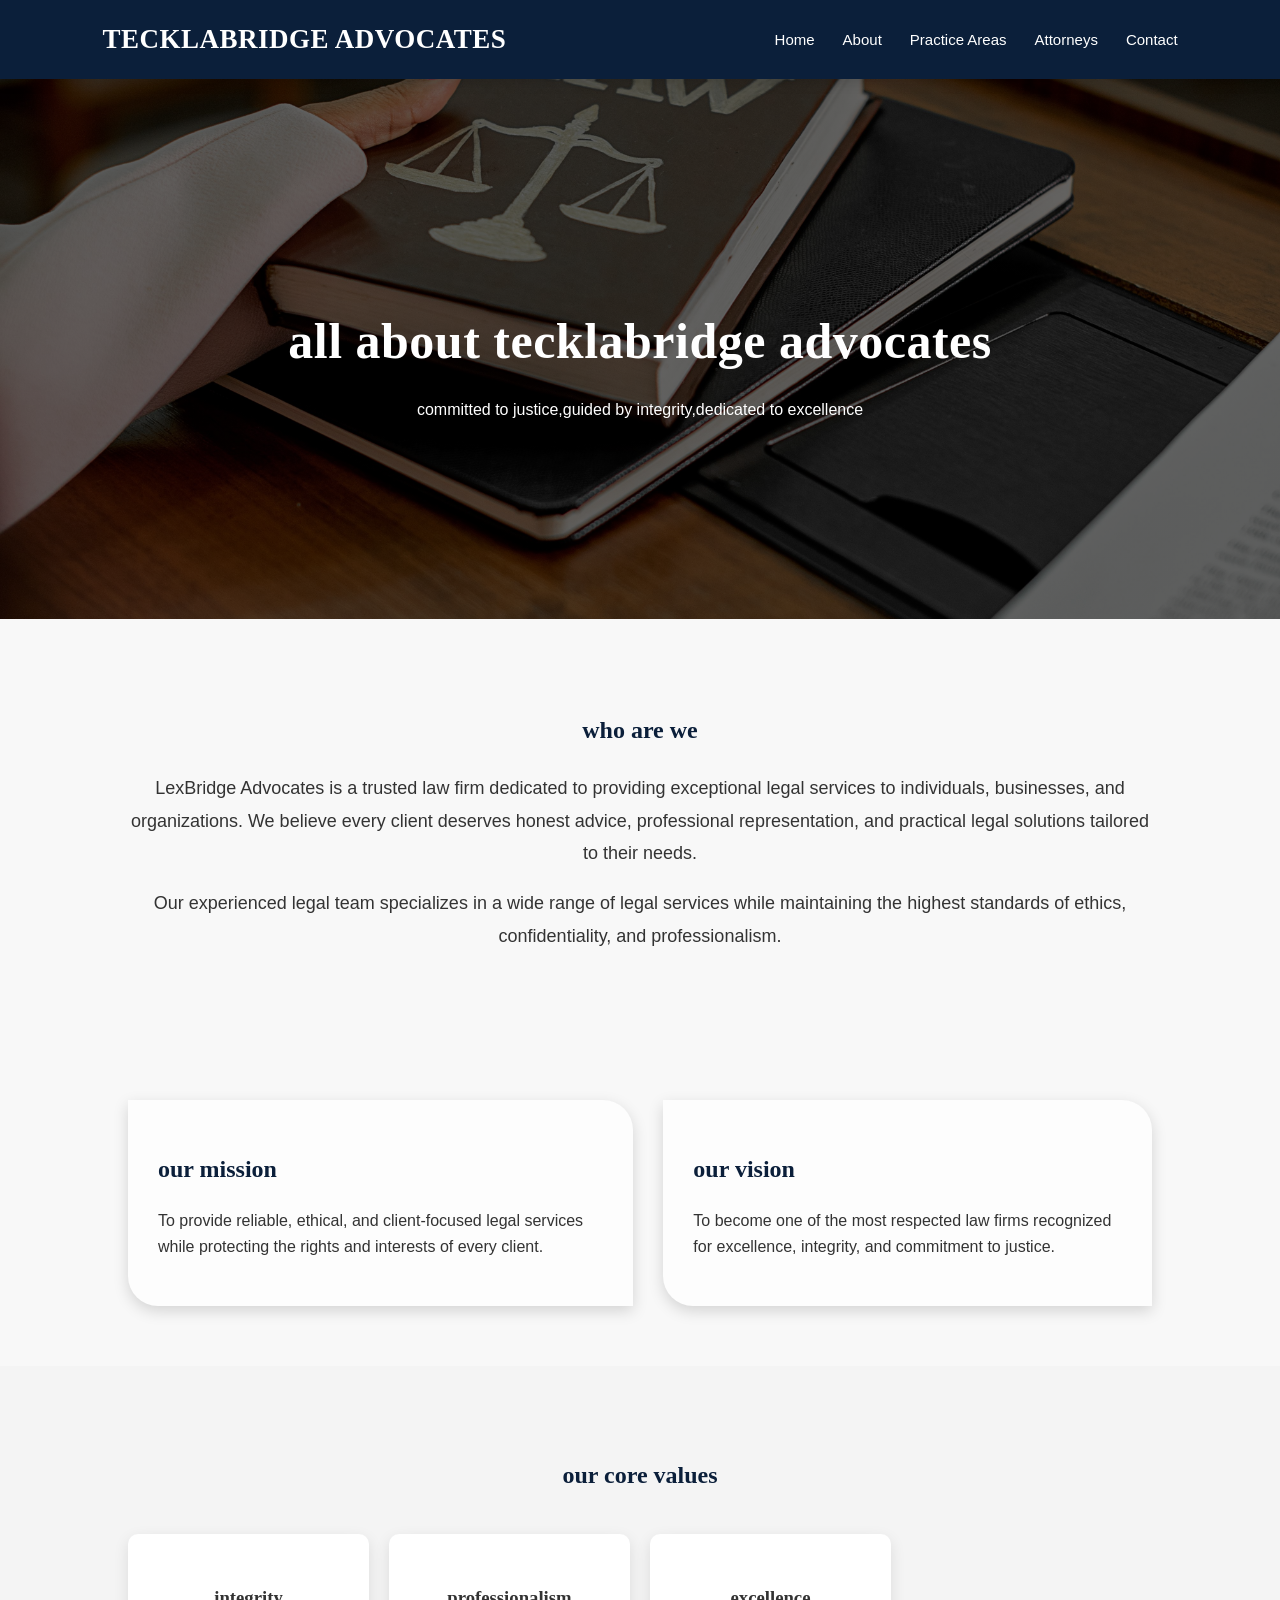
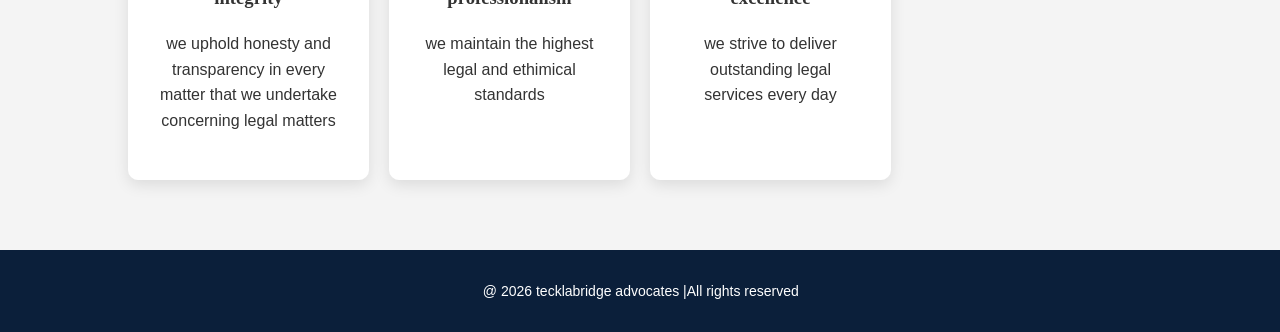
<file: about.html>
<!DOCTYPE html>
<html lang="en">
<head>
    <meta charset="UTF-8">
    <meta name="viewport" content="width=device-width, initial-scale=1.0">
    <title>Tecklabridge-advocates</title>
    <link rel="stylesheet" href="style.css">
</head>
<body>
    <nav>
        <div class="logo">
            TECKLABRIDGE ADVOCATES
        </div>
        <ul>

<li><a href="index.html">Home</a></li>
<li><a href="about.html">About</a></li>
<li><a href="practice.html">Practice Areas</a></li>
<li><a href="attorneys.html">Attorneys</a></li>
<li><a href="contact.html">Contact</a></li>

</ul>

        
    </nav>
    <section class="about-hero">
        <div class="about-text">
            <h1>all about tecklabridge advocates</h1>
            <p>committed to justice,guided by integrity,dedicated to excellence</p>
        </div>
    </section>
    <section class="about-section">
        <h2>who are we</h2>
        <p>LexBridge Advocates is a trusted law firm dedicated to providing exceptional legal services to individuals, businesses, and organizations. We believe every client deserves honest advice, professional representation, and practical legal solutions tailored to their needs.
       </p>
     <p>Our experienced legal team specializes in a wide range of legal services while maintaining the highest standards of ethics, confidentiality, and professionalism.
     </p>
    </section>
    <section class="mission-vision">
        <div class="box">
            <h2>our mission</h2>
            <p>To provide reliable, ethical, and client-focused legal services while protecting the rights and interests of every client.
</p>
        </div>
        <div class="box">
            <h2>our vision</h2>
            <p>To become one of the most respected law firms recognized for excellence, integrity, and commitment to justice.
</p>

        </div>
    </section>
    <section class="values">
        <h2>our core values</h2>
        <div class="value-container">
            <div class="value-card">
                <h3>integrity</h3>
                <p>we uphold honesty and transparency in every matter that we undertake concerning legal matters</p>
            </div>
            <div class="value-card">
                <h3>professionalism</h3>
                <p>we maintain the highest legal and ethimical standards</p>
            </div>
            <div class="value-card">
                <h3>excellence</h3>
                <p>we strive to deliver outstanding legal services every day</p>
            </div>
        </div>
    </section>
    <footer>
        <p>@ 2026 tecklabridge advocates |All rights reserved</p>
    </footer>
</body>
</html>
</file>
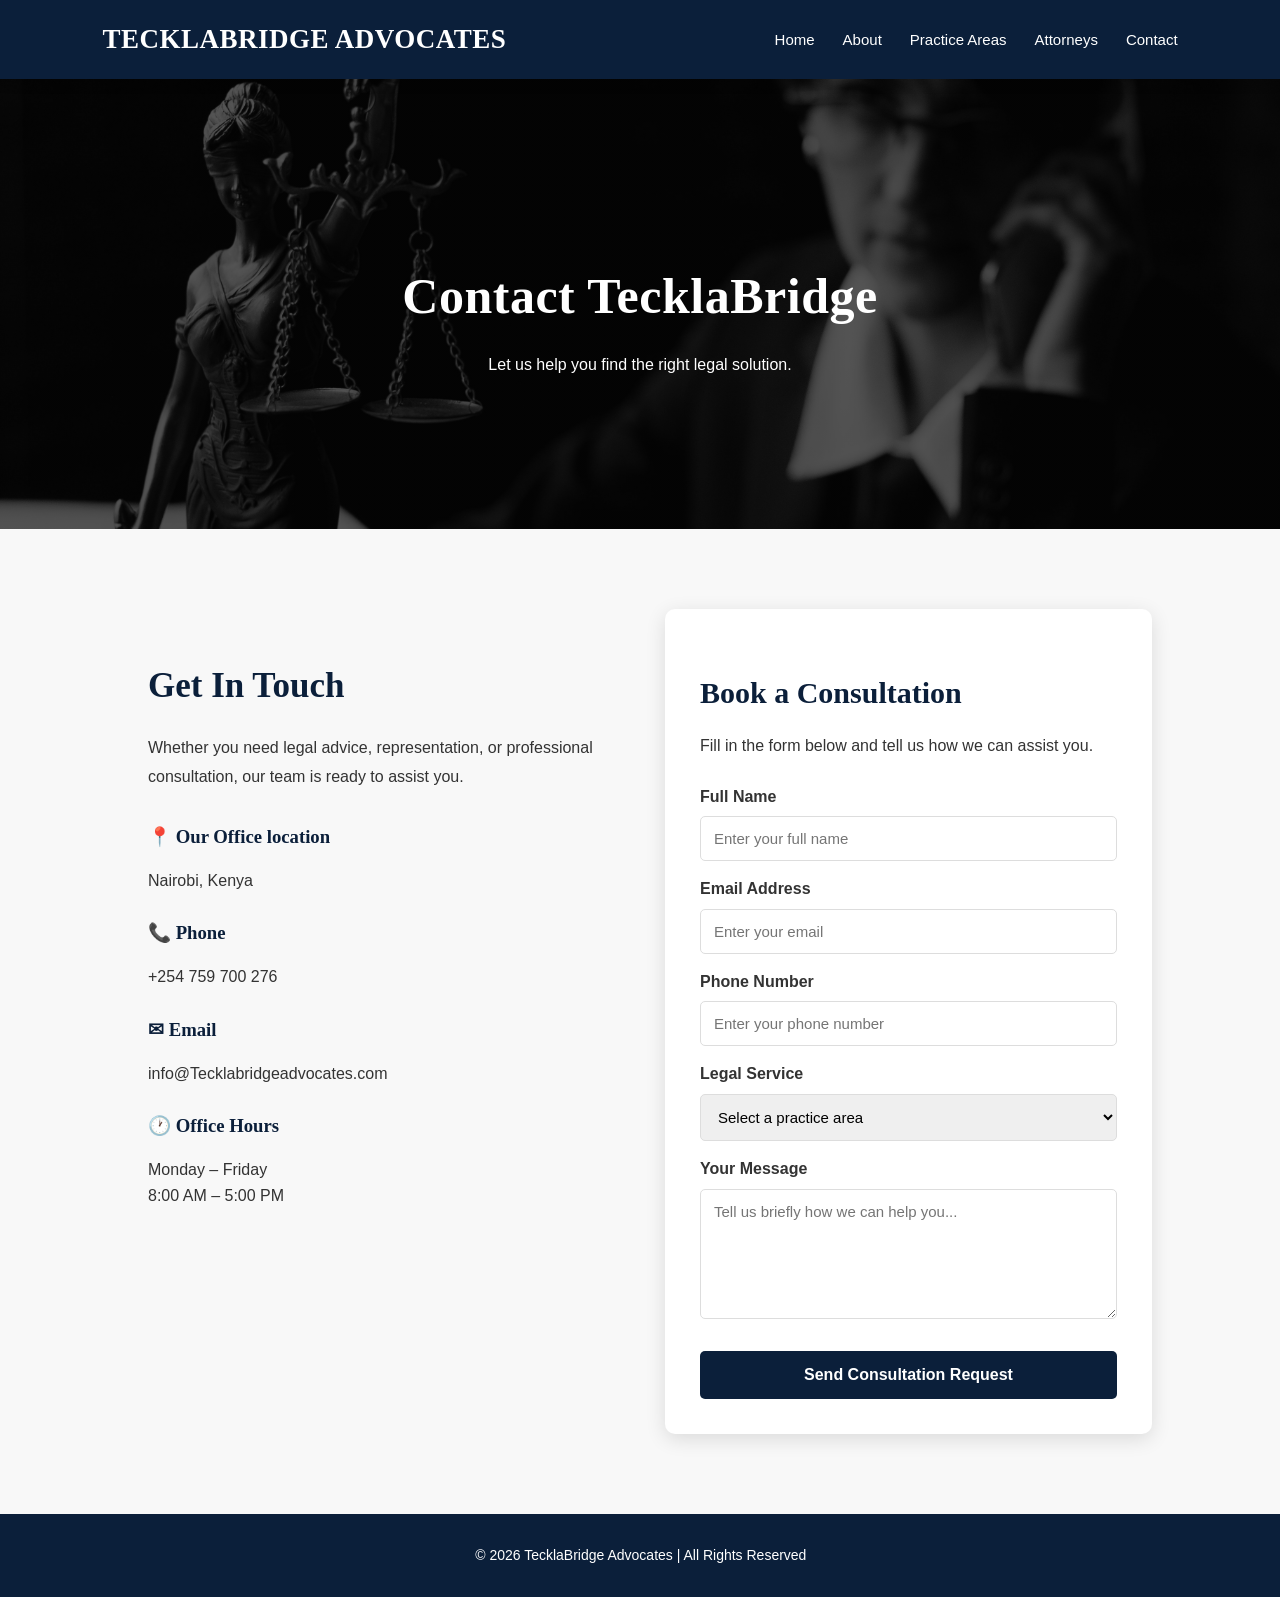
<file: contact.html>
<!DOCTYPE html>
<html lang="en">
<head>
    <meta charset="UTF-8">
    <meta name="viewport" content="width=device-width, initial-scale=1.0">
    <title>OUR CONTACTS</title>
    <link rel="stylesheet" href="style.css">
</head>
<body>
     <nav>

        <div class="logo">
            TECKLABRIDGE ADVOCATES
        </div>

        <ul>

            <li>
                <a href="index.html">Home</a>
            </li>

            <li>
                <a href="about.html">About</a>
            </li>

            <li>
                <a href="practice.html">Practice Areas</a>
            </li>

            <li>
                <a href="attorneys.html">Attorneys</a>
            </li>

            <li>
                <a href="contact.html">Contact</a>
            </li>

        </ul>

    </nav>


    <!-- CONTACT HERO -->

    <section class="contact-hero">

        <div class="hero-text">

            <h1>Contact TecklaBridge</h1>

            <p>
                Let us help you find the right legal solution.
            </p>

        </div>

    </section>


    <!-- CONTACT SECTION -->

    <section class="contact-section">


        <!-- CONTACT INFORMATION -->

        <div class="contact-info">

            <h2>Get In Touch</h2>

            <p>
                Whether you need legal advice, representation,
                or professional consultation, our team is ready
                to assist you.
            </p>


            <div class="contact-item">

                <h3>📍 Our Office location</h3>

                <p>
                    Nairobi, Kenya
                </p>

            </div>


            <div class="contact-item">

                <h3>📞 Phone</h3>

                <p>
                    +254 759 700 276
                </p>

            </div>


            <div class="contact-item">

                <h3>✉ Email</h3>

                <p>
                    info@Tecklabridgeadvocates.com
                </p>

            </div>


            <div class="contact-item">

                <h3>🕐 Office Hours</h3>

                <p>
                    Monday – Friday<br>
                    8:00 AM – 5:00 PM
                </p>

            </div>

        </div>


        <!-- CONSULTATION FORM -->

        <div class="contact-form">

            <h2>Book a Consultation</h2>

            <p>
                Fill in the form below and tell us how
                we can assist you.
            </p>


            <form>


                <label for="name">
                    Full Name
                </label>

                <input
                    type="text"
                    id="name"
                    placeholder="Enter your full name"
                    required
                >


                <label for="email">
                    Email Address
                </label>

                <input
                    type="email"
                    id="email"
                    placeholder="Enter your email"
                    required
                >


                <label for="phone">
                    Phone Number
                </label>

                <input
                    type="tel"
                    id="phone"
                    placeholder="Enter your phone number"
                >


                <label for="service">
                    Legal Service
                </label>

                <select id="service">

                    <option value="">
                        Select a practice area
                    </option>

                    <option>
                        Family Law
                    </option>

                    <option>
                        Criminal Law
                    </option>

                    <option>
                        Corporate Law
                    </option>

                    <option>
                        Property Law
                    </option>

                    <option>
                        Employment Law
                    </option>

                    <option>
                        Civil Litigation
                    </option>

                </select>


                <label for="message">
                    Your Message
                </label>

                <textarea
                    id="message"
                    rows="6"
                    placeholder="Tell us briefly how we can help you..."
                ></textarea>


                <button type="submit">
                    Send Consultation Request
                </button>


            </form>

        </div>

    </section>


    <!-- FOOTER -->

    <footer>

        <p>
            &copy; 2026 TecklaBridge Advocates |
            All Rights Reserved
        </p>

    </footer>


</body>
</html>
</file>
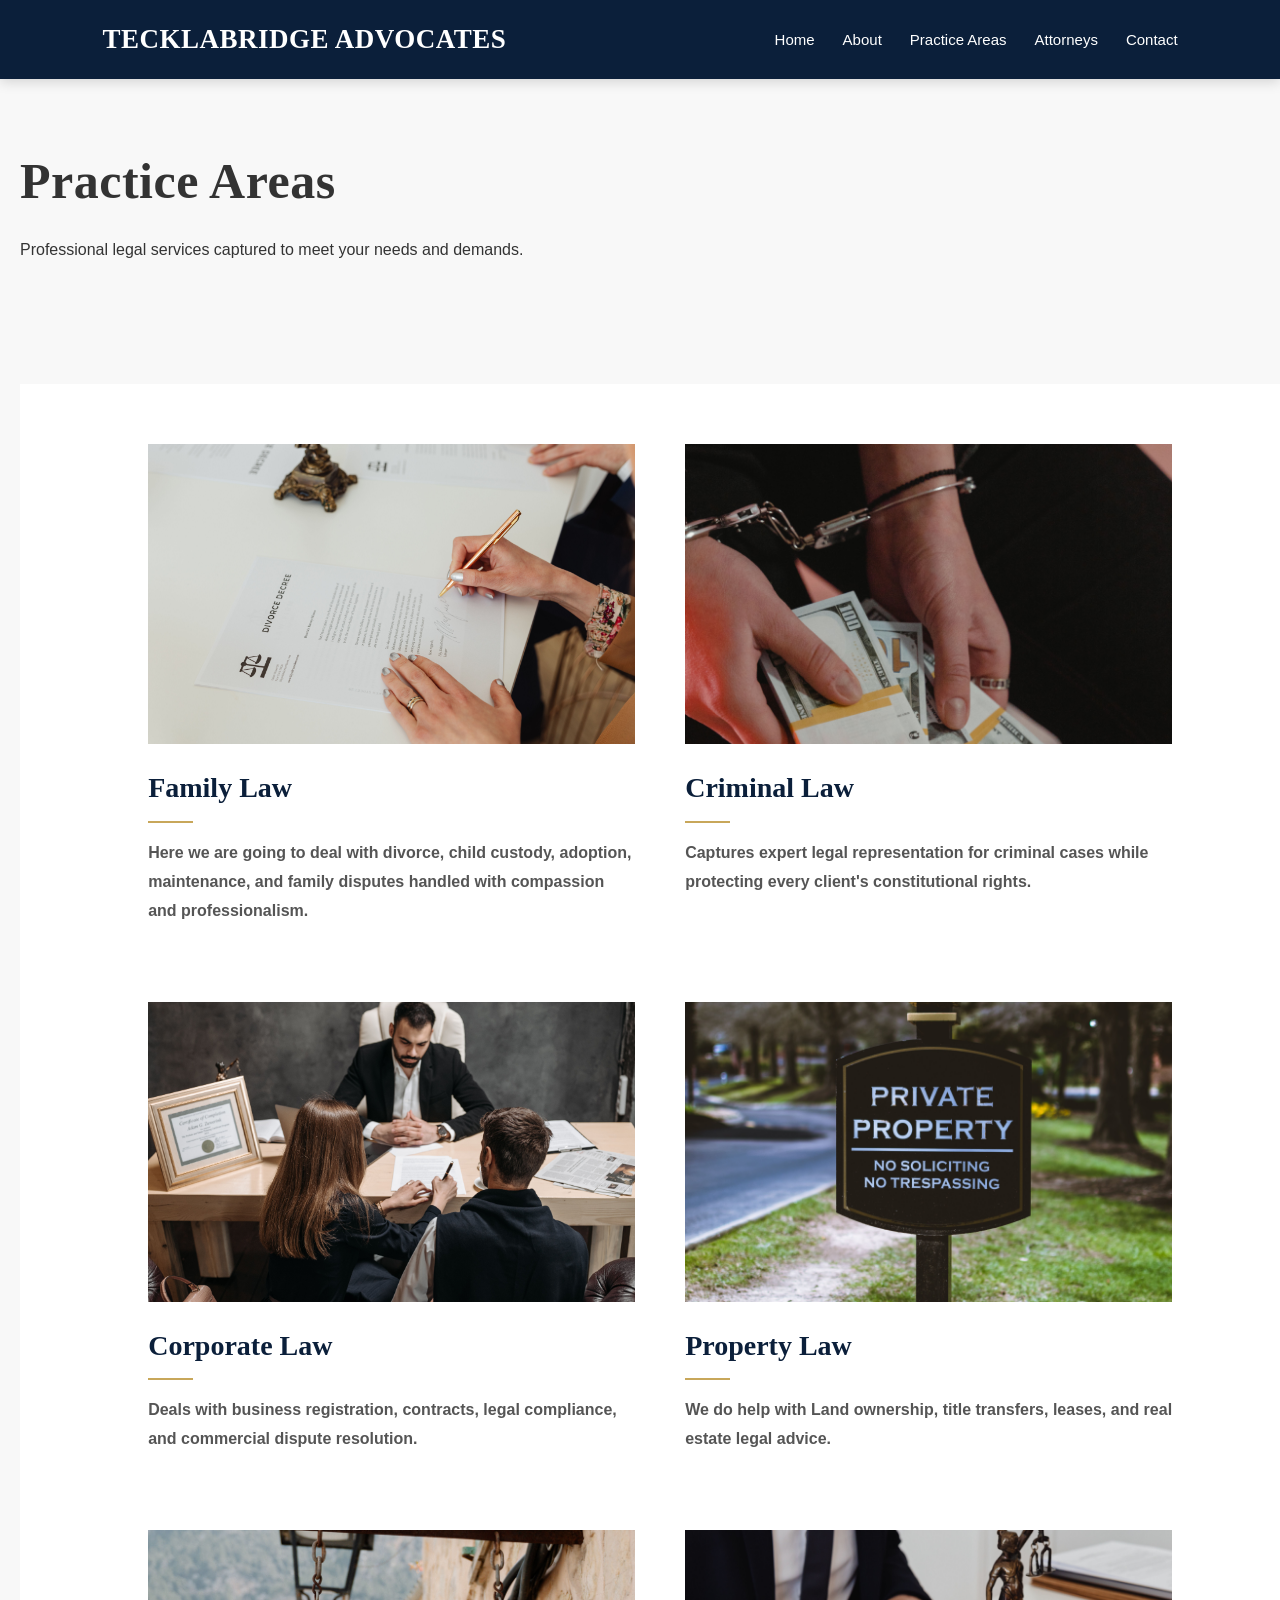
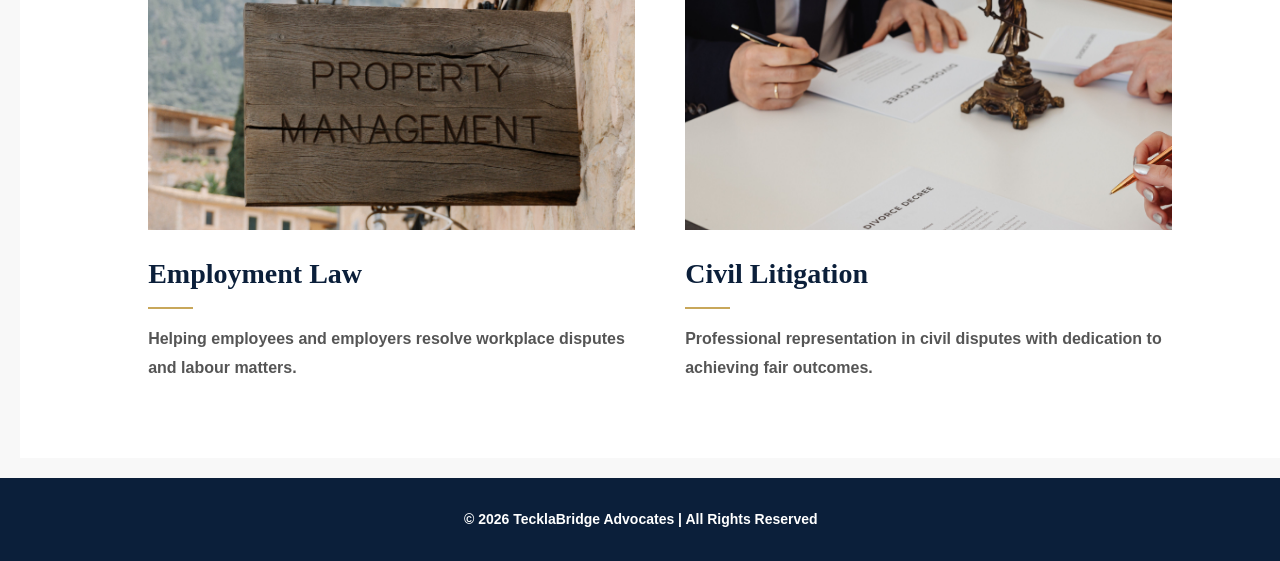
<file: practice.html>
<!DOCTYPE html>
<html lang="en">
<head>
    <meta charset="UTF-8">
    <meta name="viewport" content="width=\, initial-scale=1.0">
    <title>practice Areas</title>
    <link rel="stylesheet" href="style.css">
</head>
<body>
    <nav>
        <div class="logo">
            TECKLABRIDGE ADVOCATES
        </div>
        <ul>
        <li><a href="index.html">Home</a></li>
        <li><a href="about.html">About</a></li>
        <li><a href="practice.html">Practice Areas</a></li>
        <li><a href="attorneys.html">Attorneys</a></li>
        <li><a href="contact.html">Contact</a></li>
    </ul>
</nav>

<section class="practice-hero">
    <div class="hero-text">
        <h1>Practice Areas</h1>
        <p>Professional legal services captured to meet your needs and demands.</p>
         <a href="contact.html" class="learn-button">
        
    
    </div>
</section>

<section class="practice-section">

    <div class="practice-item">
        <img src="images2/pexels-karola-g-7876053.jpg" alt="Family law">
        <h2>Family Law</h2>
        <p> Here we are going to deal with divorce, child custody, adoption, maintenance, and family disputes handled with compassion and professionalism.</p>
       
    
    </div>

    <div class="practice-item">
        <img src="images2/pexels-tima-miroshnichenko-6266697.jpg" alt="Criminal law">
        <h2>Criminal Law</h2>
        <p>Captures expert legal representation for criminal cases while protecting every client's constitutional rights.</p>
        
    </div>

    <div class="practice-item">
        <img src="images2/pexels-pavel-danilyuk-8112153.jpg" alt="Corparate law">
        <h2>Corporate Law</h2>
        <p>Deals with business registration, contracts, legal compliance, and commercial dispute resolution.</p>
      
   
    </div>

    <div class="practice-item">
        <img src="images2/pexels-travis-saylor-271738-951375.jpg" alt="Property law">
        <h2>Property Law</h2>
        <p>We do help with Land ownership, title transfers, leases, and real estate legal advice.</p>
       
  
    </div>

    <div class="practice-item">
        <img src="images2/pexels-raymond-petrik-1448389535-31493653.jpg" alt="Employment law">
        <h2>Employment Law</h2>
        <p>Helping employees and employers resolve workplace disputes and labour matters.</p>
    </div>

    <div class="practice-item">
        <img src="images2/pexels-karola-g-7876045.jpg" alt="Civil litigation">
        <h2>Civil Litigation</h2>
        <p>Professional representation in civil disputes with dedication to achieving fair outcomes.</p>
    </div>

</section>

<footer>
    <p>&copy; 2026 TecklaBridge Advocates | All Rights Reserved</p>
</footer>

</body>
</html>
        

    </nav>
</body>
</html>
</file>
<file: style.css>
*{
    margin:0
    padding:0
    box-sizing:border-box;
}

body{
    font-family: Georgia, 'Times New Roman', Times, serif;
    background:fixed;
    background-color:#f8f8f8;
    color:#333;
}

nav{
    background-color: midnightblue;
    display: flex;
    justify-content: space-between;
    padding: 20px 8%;
    font-size: 18px;
}

nav ul{
    display: flex;
    list-style: none;
}
nav ul li{
    margin-left: 30px;
}
nav ul li a{
    text-decoration: none;
    color: white;
}

.hero{
    height: 90vh;
    display: flex;
    justify-content: center;
    align-items: center;
    text-align: center;
    color: white;
    background: linear-gradient(hsla(234, 52%, 31%, 0.55),rgba(0,0,0,.55)),url(images/pexels-ekaterina-bolovtsova-6077091.jpg);
    background-size: cover;
    background-position: center;
}

.logo{
    color: white;
    font-size: 30px;
    font-family: Verdana, Geneva, Tahoma, sans-serif;
    font-weight: bold;
}

.button{
    display: inline-block;
    margin-top: 35px;
    background-color: royalblue;
    padding: 15px 35px;
    text-decoration: none;
    border-radius: 5px;
    transition: 4s;
}

.button:hover{
    background:white;
    color: skyblue;
}

/* ABOUT PAGE */

.about-hero{

height:50vh;

background:linear-gradient(rgba(0,0,0,.6),rgba(0,0,0,.6)),
url("images/pexels-mikhail-nilov-8731038.jpg");

background-size:cover;

background-position:center;

display:flex;

justify-content:center;

align-items:center;

text-align:center;

color:white;

}

.about-hero h1{

font-size:50px;

margin-bottom:15px;

}

.about-section{

padding:70px 10%;

line-height:1.8;

text-align:center;

}

.about-section h2{

margin-bottom:20px;

color:#0B1F3A;

}

.mission-vision{

display:flex;

justify-content:space-around;

padding:60px 10%;

gap:30px;

}

.box{

background:rgb(253, 253, 253);

padding:30px;

border-radius: 0 30px 0 30px;

box-shadow:0 5px 15px rgba(0,0,0,.15);

}

.values{

padding:70px 10%;

background:#f4f4f4;

text-align:center;

}

.value-container{

display:grid;

grid-template-columns:repeat(4,1fr);

gap:20px;

margin-top:40px;

}

.value-card{

background:white;

padding:30px;

border-radius:10px;

box-shadow:0 5px 15px rgba(0,0,0,.1);

transition:.3s;

}

.value-card:hover{

transform:translateY(-10px);

}

footer{

background:#0B1F3A;

color:white;

padding:20px;

text-align:center;

margin-top:50px;

}

.about-hero{
    height: 60vh;
}

.about-section p{
    font-size:18px;
}

.box{
    transition:0.4s;
}

.box:hover{
    transform:translateY(-8px);
    box-shadow:0 10px 25px rgba(0,0,0,.2);
}

color:#C8A75A;

/* PRACTICE PAGE */

.practice-hero{
    height:50vh;
    background:linear-gradient(rgba(0,0,0,.6),rgba(0,0,0,.6)),
    url("images/pexels-philevenphotos-36655196.jpg");

    background-size:cover;
    background-position:center;

    display:flex;
    justify-content:center;
    align-items:center;

    color:white;
    text-align:center;
}

.practice-hero h1{
    font-size:50px;
    margin-bottom:15px;
}

.practice-section{
    display:grid;
    grid-template-columns:repeat(auto-fit,minmax(300px,1fr));
    gap:30px;

    padding:80px 10%;
}

.practice-card{
    background:white;
    padding:30px;

    border-radius:10px;

    box-shadow:0 5px 15px rgba(0,0,0,.1);

    transition:.4s;
}

.practice-card:hover{
    transform:translateY(-10px);

    box-shadow:0 15px 30px rgba(0,0,0,.2);
}

.practice-card h2{
    color:#0B1F3A;
    margin-bottom:15px;
    border-radius: 0 30px 0 30px;
}

.practice-card p{
    line-height:1.8;
    border-radius: 0 30px 0 30px;
}

/* for image */
.practice-card img{
    width:100%;
    height:220px;
    object-fit:cover;
    border-radius:8px;
    margin-bottom:20px;
}



/* attornrys page */
/* =========================
   ATTORNEYS PAGE
========================= */

.attorneys-hero{
    height:50vh;

    background:
    linear-gradient(rgba(0,0,0,.65),rgba(0,0,0,.65)),
    url("images/pexels-sora-shimazaki-5673478.jpg");

    background-size:cover;
    background-position:center;

    display:flex;
    justify-content:center;
    align-items:center;

    text-align:center;

    color:white;
}

.attorneys-hero h1{
    font-size:50px;
    margin-bottom:15px;
}


/* ATTORNEYS SECTION */

.attorneys-section{
    padding:70px 10%;

    text-align:center;
}

.attorneys-section h2{
    font-size:35px;

    margin-bottom:20px;

    color:#0B1F3A;
}

.attorneys-intro{
    max-width:800px;

    margin:0 auto 50px;

    line-height:1.8;
}


/* ATTORNEY CARDS */

.attorneys-container{

    display:grid;

    grid-template-columns:
    repeat(auto-fit,minmax(280px,1fr));

    gap:30px;
}


.attorney-card{

    background:white;

    border-radius:10px;

    overflow:hidden;

    box-shadow:
    0 5px 15px rgba(0,0,0,.12);

    transition:.4s;
}


.attorney-card:hover{

    transform:translateY(-10px);

    box-shadow:
    0 15px 30px rgba(0,0,0,.2);
}


.attorney-card img{

    width:100%;

    height:300px;

    object-fit:cover;
}


.attorney-info{

    padding:25px;
}


.attorney-info h3{

    font-size:24px;

    color:#0B1F3A;

    margin-bottom:8px;
}


.attorney-info .position{

    color:#C8A75A;

    font-weight:bold;

    margin-bottom:15px;
}


.attorney-info p{

    line-height:1.7;
}


/* contact us  */
/* =========================
   CONTACT PAGE
========================= */

.contact-hero{

    height:50vh;

    background:
    linear-gradient(
        rgba(0,0,0,.65),
        rgba(0,0,0,.65)
    ),
    url("images2/pexels-ekaterina-bolovtsova-6077171.jpg");

    background-size:cover;

    background-position:center;

    display:flex;

    justify-content:center;

    align-items:center;

    text-align:center;

    color:white;
}


.contact-hero h1{

    font-size:50px;

    margin-bottom:15px;
}


/* CONTACT SECTION */

.contact-section{

    display:grid;

    grid-template-columns:
    1fr 1fr;

    gap:50px;

    padding:80px 10%;

}


/* CONTACT INFORMATION */

.contact-info{

    padding:20px;
}


.contact-info h2{

    font-size:35px;

    color:#0B1F3A;

    margin-bottom:20px;
}


.contact-info > p{

    line-height:1.8;

    margin-bottom:30px;
}


.contact-item{

    margin-bottom:25px;

}


.contact-item h3{

    color:#0B1F3A;

    margin-bottom:8px;

}


.contact-item p{

    line-height:1.6;

}


/* FORM */

.contact-form{

    background:white;

    padding:35px;

    border-radius:10px;

    box-shadow:
    0 5px 20px rgba(0,0,0,.12);

}


.contact-form h2{

    color:#0B1F3A;

    font-size:30px;

    margin-bottom:10px;

}


.contact-form > p{

    margin-bottom:25px;

}


/* FORM ELEMENTS */

.contact-form label{

    display:block;

    margin-top:15px;

    margin-bottom:7px;

    font-weight:bold;

}


.contact-form input,
.contact-form select,
.contact-form textarea{

    width:100%;

    padding:13px;

    border:1px solid #ddd;

    border-radius:5px;

    font-family:inherit;

    font-size:15px;

    box-sizing:border-box;

}


.contact-form textarea{

    resize:vertical;

}


/* SUBMIT BUTTON */

.contact-form button{

    margin-top:25px;

    width:100%;

    padding:15px;

    border:none;

    border-radius:5px;

    background:#0B1F3A;

    color:white;

    font-size:16px;

    font-weight:bold;

    cursor:pointer;

    transition:.4s;

}


.contact-form button:hover{

    background:#C8A75A;

    color:#111;

}

/* =====================================================
   LEXBRIDGE ADVOCATES
   FINAL PROFESSIONAL STYLING
===================================================== */


/* =========================
   GLOBAL STYLING
========================= */

html {
    scroll-behavior: smooth;
}

body {
    margin: 0;
    padding: 0;
    font-family: 'Poppins', sans-serif;
    color: #333;
    background: #f8f8f8;
    line-height: 1.6;
}


/* =========================
   NAVIGATION
========================= */

nav {
    background: #0B1F3A;

    display: flex;
    justify-content: space-between;
    align-items: center;

    padding: 18px 8%;

    position: sticky;
    top: 0;

    z-index: 1000;

    box-shadow: 0 3px 12px rgba(0,0,0,.15);
}


.logo {
    color: white;

    font-family: 'Playfair Display', serif;

    font-size: 27px;

    font-weight: 700;

    letter-spacing: .5px;
}


nav ul {
    display: flex;

    list-style: none;

    margin: 0;
    padding: 0;

    gap: 28px;
}


nav ul li {
    margin: 0;
}


nav ul li a {
    color: white;

    text-decoration: none;

    font-size: 15px;

    font-weight: 500;

    position: relative;

    transition: .3s;
}


nav ul li a:hover {
    color: #C8A75A;
}


/* GOLD LINE UNDER NAV LINKS */

nav ul li a::after {

    content: "";

    position: absolute;

    width: 0;

    height: 2px;

    background: #C8A75A;

    left: 0;

    bottom: -7px;

    transition: .3s;
}


nav ul li a:hover::after {
    width: 100%;
}


/* =========================
   GENERAL HEADINGS
========================= */

h1,
h2,
h3 {

    font-family: 'Playfair Display', serif;
}


h2 {
    color: #0B1F3A;
}


/* =========================
   HERO SECTIONS
========================= */

.hero,
.about-hero,
.practice-hero,
.attorneys-hero,
.contact-hero {

    position: relative;

    overflow: hidden;
}


.hero-text {

    max-width: 850px;

    padding: 20px;

    animation: fadeUp 1.2s ease;
}


.hero h1,
.about-hero h1,
.practice-hero h1,
.attorneys-hero h1,
.contact-hero h1 {

    font-family: 'Playfair Display', serif;

    letter-spacing: .5px;
}


/* =========================
   HERO ANIMATION
========================= */

@keyframes fadeUp {

    from {

        opacity: 0;

        transform: translateY(30px);

    }

    to {

        opacity: 1;

        transform: translateY(0);

    }

}


/* =========================
   BUTTONS
========================= */

.btn {

    transition:
        transform .3s ease,
        background .3s ease,
        box-shadow .3s ease;
}


.btn:hover {

    transform: translateY(-3px);

    box-shadow:
        0 8px 20px rgba(0,0,0,.2);
}


/* =========================
   PRACTICE CARDS
========================= */

.practice-card {

    overflow: hidden;

    transition:
        transform .4s ease,
        box-shadow .4s ease;
}


.practice-card:hover {

    transform: translateY(-10px);

    box-shadow:
        0 15px 30px rgba(0,0,0,.18);
}


.practice-card img {

    transition:
        transform .5s ease;
}


.practice-card:hover img {

    transform: scale(1.05);
}


/* =========================
   ABOUT CARDS
========================= */

.box,
.value-card {

    transition:
        transform .4s ease,
        box-shadow .4s ease;
}


.box:hover,
.value-card:hover {

    transform: translateY(-8px);

    box-shadow:
        0 12px 25px rgba(0,0,0,.15);
}


/* =========================
   ATTORNEY CARDS
========================= */

.attorney-card {

    overflow: hidden;

    transition:
        transform .4s ease,
        box-shadow .4s ease;
}


.attorney-card:hover {

    transform: translateY(-10px);

    box-shadow:
        0 15px 30px rgba(0,0,0,.18);
}


.attorney-card img {

    transition:
        transform .5s ease;
}


.attorney-card:hover img {

    transform: scale(1.04);
}


/* =========================
   CONTACT FORM
========================= */

.contact-form input,
.contact-form select,
.contact-form textarea {

    transition:
        border .3s ease,
        box-shadow .3s ease;
}


.contact-form input:focus,
.contact-form select:focus,
.contact-form textarea:focus {

    outline: none;

    border-color: #C8A75A;

    box-shadow:
        0 0 0 3px rgba(200,167,90,.15);
}


.contact-form button {

    transition:
        transform .3s ease,
        background .3s ease,
        box-shadow .3s ease;
}


.contact-form button:hover {

    transform: translateY(-3px);

    box-shadow:
        0 8px 18px rgba(0,0,0,.2);
}


/* =========================
   FOOTER
========================= */

footer {

    background: #0B1F3A;

    color: white;
    width: 97vw;

    text-align: center;

    padding: 30px 20px;

    margin-top: 0;
}


footer p {

    margin: 0;

    font-size: 14px;
}


/* =====================================================
   TABLET RESPONSIVENESS
===================================================== */

@media (max-width: 900px) {

    nav {

        padding: 18px 5%;

    }


    nav ul {

        gap: 15px;

    }


    nav ul li a {

        font-size: 14px;

    }


    .hero h1 {

        font-size: 48px;

    }


    .about-hero h1,
    .practice-hero h1,
    .attorneys-hero h1,
    .contact-hero h1 {

        font-size: 45px;

    }


    .mission-vision {

        padding: 50px 6%;

    }


    .value-container {

        grid-template-columns:
        repeat(2, 1fr);

    }


    .contact-section {

        padding: 60px 6%;

        gap: 30px;

    }

}


/* =====================================================
   MOBILE RESPONSIVENESS
===================================================== */

@media (max-width: 700px) {


    /* NAVIGATION */

    nav {

        flex-direction: column;

        padding: 20px;

        gap: 15px;

        position: relative;

    }


    .logo {

        font-size: 25px;

        text-align: center;

    }


    nav ul {

        flex-wrap: wrap;

        justify-content: center;

        gap: 12px 18px;

    }


    nav ul li a {

        font-size: 13px;

    }


    /* HOME HERO */

    .hero {

        height: 75vh;

    }


    .hero h1 {

        font-size: 38px;

        line-height: 1.2;

    }


    .hero p {

        width: 90%;

        font-size: 15px;

        line-height: 1.7;

    }


    /* OTHER HEROES */

    .about-hero,
    .practice-hero,
    .attorneys-hero,
    .contact-hero {

        height: 45vh;

    }


    .about-hero h1,
    .practice-hero h1,
    .attorneys-hero h1,
    .contact-hero h1 {

        font-size: 36px;

        line-height: 1.2;

    }


    .hero-text {

        padding: 15px;

    }


    /* ABOUT */

    .about-section {

        padding: 50px 7%;

    }


    .about-section p {

        font-size: 15px;

    }


    /* MISSION & VISION */

    .mission-vision {

        flex-direction: column;

        padding: 50px 7%;

    }


    .box {

        width: auto;

    }


    /* VALUES */

    .values {

        padding: 50px 7%;

    }


    .value-container {

        grid-template-columns: 1fr;

        gap: 20px;

    }


    /* PRACTICE AREAS */

    .practice-section {

        grid-template-columns: 1fr;

        padding: 50px 7%;

    }


    .practice-card {

        width: auto;

    }


    .practice-card img {

        height: 230px;

    }


    /* ATTORNEYS */

    .attorneys-section {

        padding: 50px 7%;

    }


    .attorneys-container {

        grid-template-columns: 1fr;

    }


    .attorney-card img {

        height: 320px;

    }


    /* CONTACT */

    .contact-section {

        grid-template-columns: 1fr;

        padding: 50px 7%;

    }


    .contact-info {

        padding: 0;

    }


    .contact-form {

        padding: 25px;

    }


    .contact-form h2 {

        font-size: 26px;

    }


    /* BUTTON */

    .btn {

        padding: 13px 25px;

        font-size: 14px;

    }


    /* FOOTER */

    footer {

        padding: 25px 15px;

    }

}


/* =====================================================
   SMALL PHONES
===================================================== */

@media (max-width: 400px) {

    .logo {

        font-size: 22px;

    }


    nav ul {

        gap: 10px 14px;

    }


    nav ul li a {

        font-size: 12px;

    }


    .hero h1 {

        font-size: 32px;

    }


    .about-hero h1,
    .practice-hero h1,
    .attorneys-hero h1,
    .contact-hero h1 {

        font-size: 30px;

    }


    .hero p {

        font-size: 14px;

    }

}

/* =========================================
   HOME PAGE FINAL SECTIONS
========================================= */


/* ABOUT PREVIEW */

.home-about {

    display: grid;

    grid-template-columns: 1fr 1fr;

    gap: 60px;

    align-items: center;

    padding: 90px 10%;

    background: white;
}


.home-about-text h2 {

    font-size: 40px;

    line-height: 1.3;

    color: #0B1F3A;

    margin: 10px 0 20px;

}


.home-about-text p {

    line-height: 1.8;

    margin-bottom: 15px;

}


.section-label {

    color: #C8A75A;

    font-weight: 700;

    font-size: 14px;

    letter-spacing: 2px;

}


.home-about-image {

    overflow: hidden;

    border-radius: 10px;

}


.home-about-image img {

    width: 100%;

    height: 420px;

    object-fit: cover;

    transition: .5s;

}


.home-about-image:hover img {

    transform: scale(1.05);

}


/* GOLD BUTTON */

.gold-button {

    display: inline-block;

    margin-top: 15px;

    padding: 13px 28px;

    background: #C8A75A;

    color: white;

    text-decoration: none;

    border-radius: 5px;

    font-weight: 600;

    transition: .3s;

}


.gold-button:hover {

    background: #0B1F3A;

    transform: translateY(-3px);

}


/* =========================================
   WHY CHOOSE US
========================================= */

.why-us {

    text-align: center;

    padding: 90px 10%;

    background: #f4f4f4;

}


.why-us h2 {

    font-size: 40px;

    margin: 10px 0;

}


.section-intro {

    max-width: 700px;

    margin: 0 auto 50px;

    line-height: 1.8;

}


.why-container {

    display: grid;

    grid-template-columns:
    repeat(4, 1fr);

    gap: 25px;

}


.why-card {

    background: white;

    padding: 35px 25px;

    border-radius: 10px;

    box-shadow:
    0 5px 15px rgba(0,0,0,.08);

    transition: .4s;

}


.why-card:hover {

    transform: translateY(-10px);

    box-shadow:
    0 15px 30px rgba(0,0,0,.15);

}


.why-icon {

    font-size: 38px;

    margin-bottom: 15px;

}


.why-card h3 {

    color: #0B1F3A;

    margin-bottom: 12px;

}


.why-card p {

    font-size: 14px;

    line-height: 1.7;

}


/* =========================================
   CALL TO ACTION
========================================= */

.home-cta {

    background:
    linear-gradient(
        rgba(11,31,58,.92),
        rgba(11,31,58,.92)
    ),
    url("images/law.jpg");

    background-size: cover;

    background-position: center;

    color: white;

    text-align: center;

    padding: 90px 20px;

}


.home-cta h2 {

    color: white;

    font-size: 40px;

    margin-bottom: 15px;

}


.home-cta p {

    margin-bottom: 30px;

}


.cta-button {

    display: inline-block;

    background: #C8A75A;

    color: white;

    padding: 14px 30px;

    text-decoration: none;

    border-radius: 5px;

    font-weight: 600;

    transition: .3s;

}


.cta-button:hover {

    background: white;

    color: #0B1F3A;

    transform: translateY(-3px);

}

/* =========================================
   HOME PAGE MOBILE
========================================= */

@media (max-width: 900px) {

    .home-about {

        grid-template-columns: 1fr;

        padding: 70px 7%;

    }


    .home-about-image img {

        height: 350px;

    }


    .why-container {

        grid-template-columns:
        repeat(2, 1fr);

    }

}


@media (max-width: 600px) {

    .home-about {

        padding: 60px 7%;

    }


    .home-about-text h2 {

        font-size: 30px;

    }


    .home-about-image img {

        height: 280px;

    }


    .why-us {

        padding: 60px 7%;

    }


    .why-us h2 {

        font-size: 32px;

    }


    .why-container {

        grid-template-columns: 1fr;

    }


    .home-cta {

        padding: 70px 20px;

    }


    .home-cta h2 {

        font-size: 30px;

    }

}

.learn-button {

    display: inline-block;

    margin-top: 15px;

    color: #C8A75A;

    text-decoration: none;

    font-weight: 600;

    transition: .3s;

}


.learn-button:hover {

    color: #0B1F3A;

}


/* =================================
   PRACTICE AREAS - PHOTO LAYOUT
================================= */

.practice-section {

    display: grid;
    width: 80VW;

    margin:20px ;
    grid-template-columns: repeat(2, 1fr);

    gap: 60px 50px;

    padding: 60px 10%;

    background: white;
}


.practice-item {

    text-align: left;

    background: transparent;

    box-shadow: none;

    border-radius: 0;

}


.practice-item img {

    width: 100%;

    height: 300px;

    object-fit: cover;

    display: block;

    transition: transform .5s ease;

}


.practice-item:hover img {

    transform: scale(1.02);

}


.practice-item h2 {

    color: #0B1F3A;

    font-size: 28px;

    margin-top: 22px;

    margin-bottom: 8px;

}


.practice-item h2::after {

    content: "";

    display: block;

    width: 45px;

    height: 2px;

    background: #C8A75A;

    margin-top: 10px;

}


.practice-item p {

    color: #555;

    line-height: 1.8;

    max-width: 550px;

}


/* MOBILE */

@media (max-width: 700px) {

    .practice-section {

        grid-template-columns: 1fr;

        gap: 50px;

        padding: 60px 7%;

    }


    .practice-item img {

        height: 250px;

    }


    .practice-item h2 {

        font-size: 25px;

    }

}
</file>
